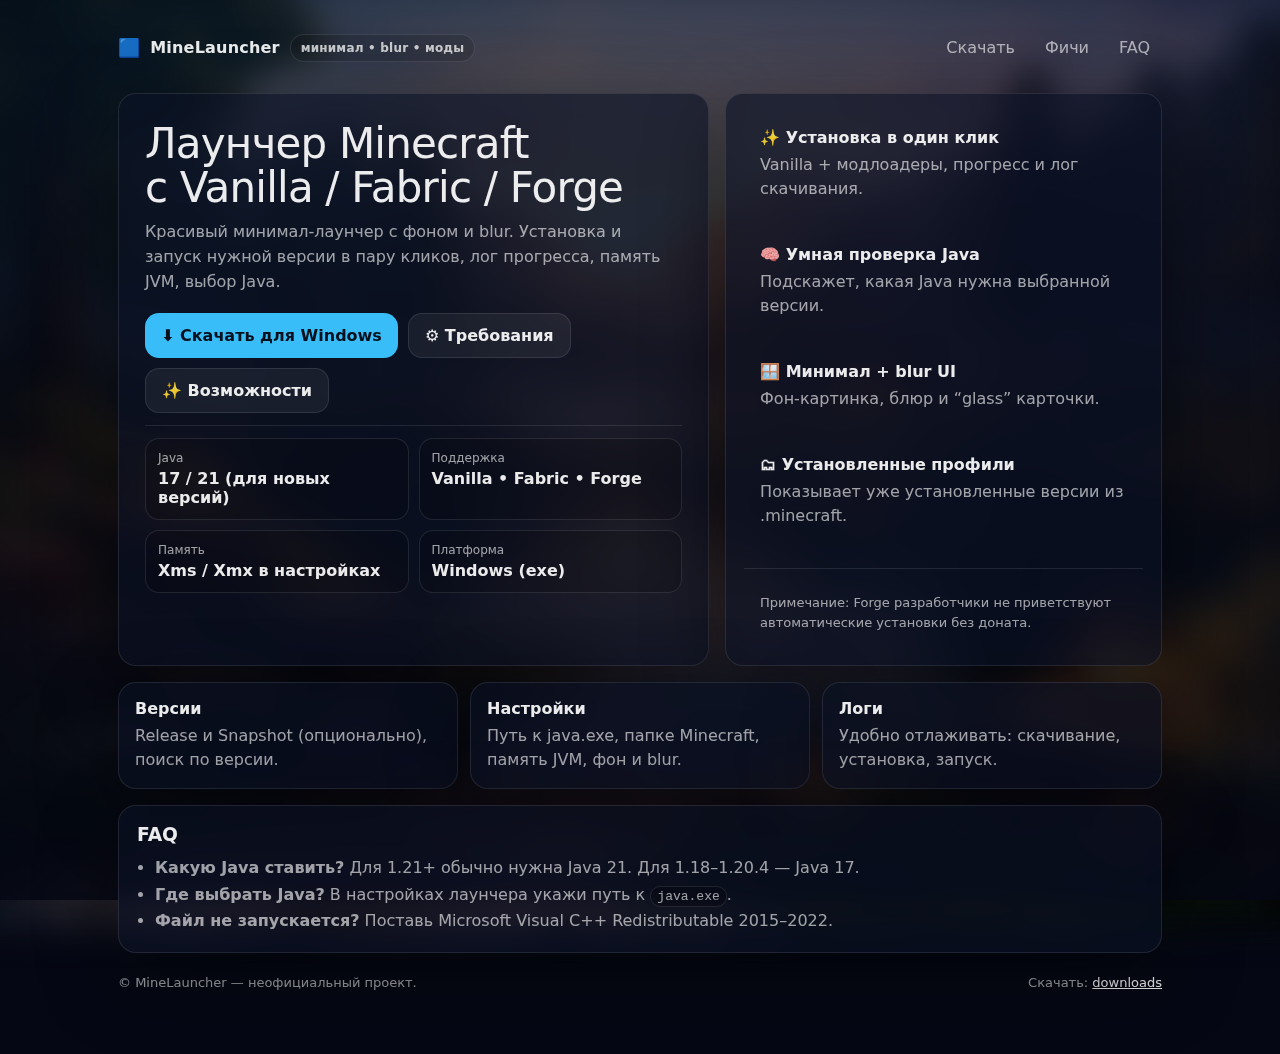
<file: index.html>
<!doctype html>
<html lang="ru">
<head>
  <meta charset="utf-8" />
  <meta name="viewport" content="width=device-width,initial-scale=1" />
  <title>MineLauncher — Скачать</title>
  <link rel="stylesheet" href="assets/style.css" />
</head>
<body>
  <div class="bg"></div>
  <div class="scrim"></div>

  <div class="container">
    <div class="nav">
      <div class="brand">
        <span style="font-size:18px">🟦</span>
        <span>MineLauncher</span>
        <span class="badge">минимал • blur • моды</span>
      </div>
      <div style="display:flex; gap:6px; flex-wrap:wrap">
        <a href="downloads.html">Скачать</a>
        <a href="#features">Фичи</a>
        <a href="#faq">FAQ</a>
      </div>
    </div>

    <div class="hero">
      <div class="card hero-left">
        <div class="h1">Лаунчер Minecraft<br/>с Vanilla / Fabric / Forge</div>
        <p class="lead">
          Красивый минимал-лаунчер с фоном и blur. Установка и запуск нужной версии в пару кликов,
          лог прогресса, память JVM, выбор Java.
        </p>
        <div class="cta">
          <a class="btn primary" href="downloads.html">⬇ Скачать для Windows</a>
          <a class="btn" href="#requirements">⚙ Требования</a>
          <a class="btn" href="#features">✨ Возможности</a>
        </div>

        <div class="hr"></div>

        <div class="kv" id="requirements">
          <div class="item">
            <div class="k">Java</div>
            <div class="v">17 / 21 (для новых версий)</div>
          </div>
          <div class="item">
            <div class="k">Поддержка</div>
            <div class="v">Vanilla • Fabric • Forge</div>
          </div>
          <div class="item">
            <div class="k">Память</div>
            <div class="v">Xms / Xmx в настройках</div>
          </div>
          <div class="item">
            <div class="k">Платформа</div>
            <div class="v">Windows (exe)</div>
          </div>
        </div>
      </div>

      <div class="card hero-right" id="features">
        <div class="feature">
          <h3>✨ Установка в один клик</h3>
          <p>Vanilla + модлоадеры, прогресс и лог скачивания.</p>
        </div>
        <div class="feature">
          <h3>🧠 Умная проверка Java</h3>
          <p>Подскажет, какая Java нужна выбранной версии.</p>
        </div>
        <div class="feature">
          <h3>🪟 Минимал + blur UI</h3>
          <p>Фон-картинка, блюр и “glass” карточки.</p>
        </div>
        <div class="feature">
          <h3>🗂 Установленные профили</h3>
          <p>Показывает уже установленные версии из .minecraft.</p>
        </div>

        <div class="hr"></div>
        <div style="padding:0 16px 14px">
          <div style="color:var(--muted); line-height:1.55; font-size:13px">
            Примечание: Forge разработчики не приветствуют автоматические установки без доната.
          </div>
        </div>
      </div>
    </div>

    <div class="grid" style="margin-top:16px">
      <div class="card feature">
        <h3>Версии</h3>
        <p>Release и Snapshot (опционально), поиск по версии.</p>
      </div>
      <div class="card feature">
        <h3>Настройки</h3>
        <p>Путь к java.exe, папке Minecraft, память JVM, фон и blur.</p>
      </div>
      <div class="card feature">
        <h3>Логи</h3>
        <p>Удобно отлаживать: скачивание, установка, запуск.</p>
      </div>
    </div>

    <div class="card" style="padding:18px; margin-top:16px" id="faq">
      <h3 style="margin:0 0 10px">FAQ</h3>
      <ul class="list">
        <li><b>Какую Java ставить?</b> Для 1.21+ обычно нужна Java 21. Для 1.18–1.20.4 — Java 17.</li>
        <li><b>Где выбрать Java?</b> В настройках лаунчера укажи путь к <code>java.exe</code>.</li>
        <li><b>Файл не запускается?</b> Поставь Microsoft Visual C++ Redistributable 2015–2022.</li>
      </ul>
    </div>

    <div class="footer">
      <div>© MineLauncher — неофициальный проект.</div>
      <div>Скачать: <a href="downloads.html" style="color:var(--text)">downloads</a></div>
    </div>
  </div>
</body>
</html>
</file>
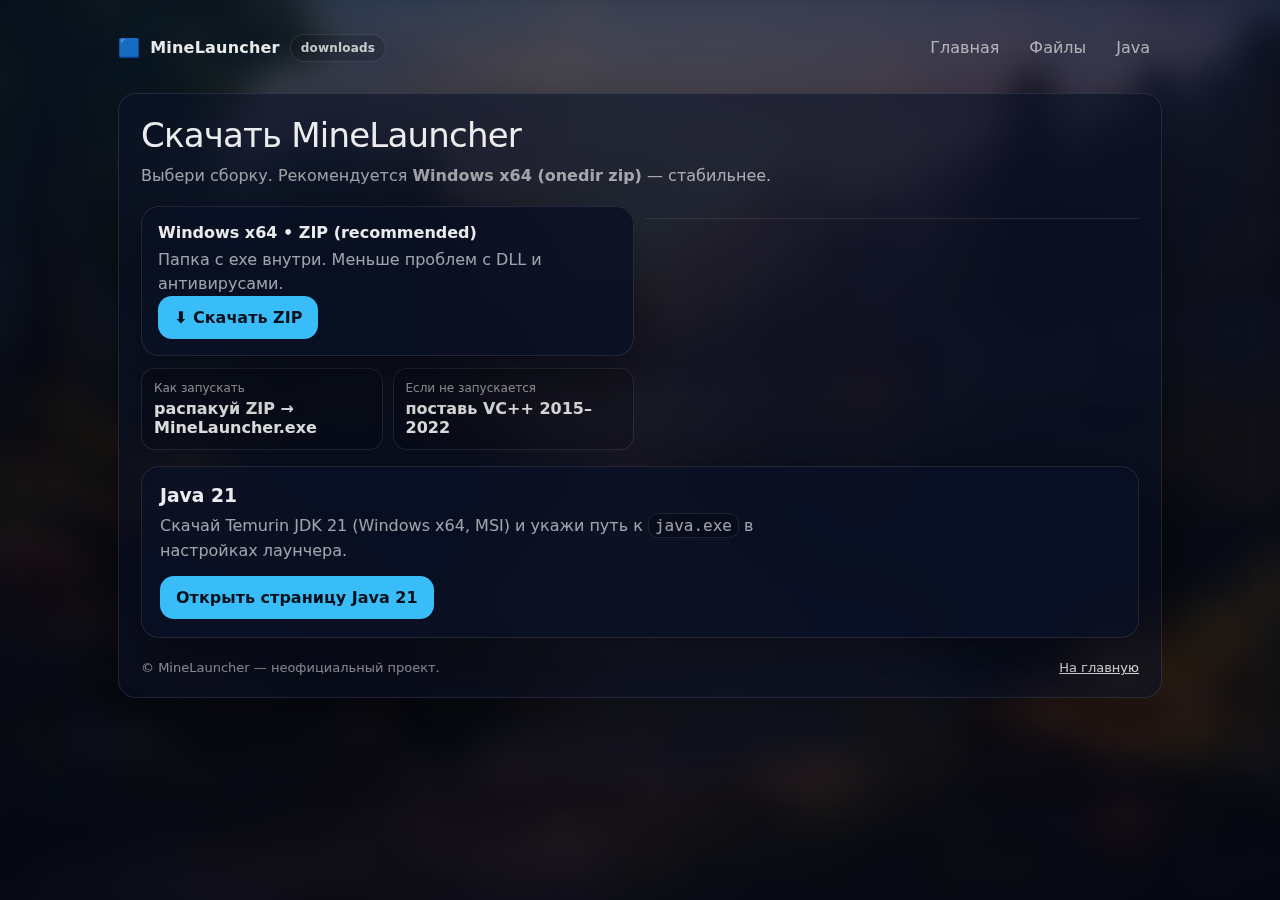
<file: downloads.html>
<!doctype html>
<html lang="ru">
<head>
  <meta charset="utf-8" />
  <meta name="viewport" content="width=device-width,initial-scale=1" />
  <title>MineLauncher — Downloads</title>
  <link rel="stylesheet" href="assets/style.css" />
</head>
<body>
  <div class="bg"></div>
  <div class="scrim"></div>

  <div class="container">
    <div class="nav">
      <div class="brand">
        <span style="font-size:18px">🟦</span>
        <span>MineLauncher</span>
        <span class="badge">downloads</span>
      </div>
      <div style="display:flex; gap:6px; flex-wrap:wrap">
        <a href="index.html">Главная</a>
        <a href="#files">Файлы</a>
        <a href="#java">Java</a>
      </div>
    </div>

    <div class="card" style="padding:22px" id="files">
      <div class="h1" style="font-size:34px">Скачать MineLauncher</div>
      <p class="lead" style="margin-top:6px">
        Выбери сборку. Рекомендуется <b>Windows x64 (onedir zip)</b> — стабильнее.
      </p>

      <div class="grid" style="grid-template-columns: repeat(2,1fr)">
        <div class="card feature">
          <h3>Windows x64 • ZIP (recommended)</h3>
          <p>Папка с exe внутри. Меньше проблем с DLL и антивирусами.</p>
          <!-- ЗАМЕНИ ССЫЛКУ НА СВОЙ ФАЙЛ -->
          <a class="btn primary" href="https://drive.google.com/uc?export=download&id=1E-zc6j-7Ot5KWhDCcch8QUUmzyttaEmx">⬇ Скачать ZIP</a>
        </div>

      <div class="hr"></div>

      <div class="kv">
        <div class="item">
          <div class="k">Как запускать</div>
          <div class="v">распакуй ZIP → MineLauncher.exe</div>
        </div>
        <div class="item">
          <div class="k">Если не запускается</div>
          <div class="v">поставь VC++ 2015–2022</div>
        </div>
      </div>
    </div>

    <div class="card" style="padding:18px; margin-top:16px" id="java">
      <h3 style="margin:0 0 8px">Java 21</h3>
      <p class="lead" style="margin:0">
        Скачай Temurin JDK 21 (Windows x64, MSI) и укажи путь к <code>java.exe</code> в настройках лаунчера.
      </p>
      <div class="cta" style="margin-top:12px">
        <!-- Официальная страница -->
        <a class="btn primary" href="https://adoptium.net/temurin/releases/?version=21">Открыть страницу Java 21</a>
      </div>
    </div>

    <div class="footer">
      <div>© MineLauncher — неофициальный проект.</div>
      <div><a href="index.html" style="color:var(--text)">На главную</a></div>
    </div>
  </div>
</body>
</html>
</file>
<file: assets/style.css>
:root{
  --bg:#050814;
  --card: rgba(10, 16, 35, .62);
  --border: rgba(255,255,255,.10);
  --text: rgba(255,255,255,.92);
  --muted: rgba(255,255,255,.62);
  --accent: #38bdf8;
  --accent2:#60d7ff;
  --shadow: 0 24px 80px rgba(0,0,0,.45);
  --radius: 18px;
}

*{ box-sizing:border-box; }
html,body{ height:100%; }
body{
  margin:0;
  font-family: ui-sans-serif, system-ui, -apple-system, Segoe UI, Roboto, Arial, "Segoe UI Emoji";
  color: var(--text);
  background: var(--bg);
  overflow-x:hidden;
}

.bg{
  position:fixed;
  inset:0;
  background:
    radial-gradient(1200px 600px at 20% 10%, rgba(56,189,248,.22), transparent 60%),
    radial-gradient(1000px 600px at 80% 20%, rgba(99,102,241,.18), transparent 60%),
    url("background.jpg") center/cover no-repeat;
  filter: blur(16px) saturate(1.15);
  transform: scale(1.06);
}
.scrim{
  position:fixed; inset:0;
  background: linear-gradient(180deg, rgba(5,8,20,.65), rgba(5,8,20,.85));
}

.container{
  position:relative;
  max-width: 1080px;
  margin:0 auto;
  padding: 28px 18px 64px;
}

.nav{
  display:flex;
  align-items:center;
  justify-content:space-between;
  gap: 12px;
  margin-bottom: 26px;
}
.brand{
  display:flex; align-items:center; gap:10px;
  font-weight:800;
  letter-spacing:.2px;
}
.badge{
  font-size:12px;
  color: rgba(255,255,255,.75);
  border:1px solid var(--border);
  padding:6px 10px;
  border-radius: 999px;
  background: rgba(0,0,0,.14);
}

.nav a{
  color: var(--muted);
  text-decoration:none;
  padding:10px 12px;
  border-radius: 12px;
}
.nav a:hover{ color: var(--text); background: rgba(255,255,255,.06); }

.hero{
  display:grid;
  grid-template-columns: 1.15fr .85fr;
  gap: 16px;
  align-items:stretch;
}
@media (max-width: 900px){
  .hero{ grid-template-columns: 1fr; }
}

.card{
  background: var(--card);
  border: 1px solid var(--border);
  border-radius: var(--radius);
  box-shadow: var(--shadow);
  backdrop-filter: blur(10px);
  -webkit-backdrop-filter: blur(10px);
}

.hero-left{
  padding: 26px;
}
.hero-right{
  padding: 18px;
  display:flex; flex-direction:column; gap:12px;
}

.h1{
  font-size: 42px;
  line-height: 1.05;
  margin: 2px 0 10px;
  letter-spacing: -0.8px;
}
.lead{
  color: var(--muted);
  font-size: 16px;
  line-height: 1.55;
  margin:0 0 18px;
  max-width: 62ch;
}

.cta{
  display:flex;
  gap: 10px;
  flex-wrap: wrap;
  margin-top: 14px;
}
.btn{
  display:inline-flex;
  align-items:center;
  justify-content:center;
  gap:10px;
  padding: 12px 16px;
  border-radius: 14px;
  border: 1px solid var(--border);
  background: rgba(255,255,255,.06);
  color: var(--text);
  text-decoration:none;
  font-weight: 700;
}
.btn:hover{ background: rgba(255,255,255,.10); }
.btn.primary{
  background: var(--accent);
  color:#06101c;
  border:none;
}
.btn.primary:hover{ background: var(--accent2); }
.btn.small{ padding:10px 12px; border-radius: 12px; font-weight: 650; }

.grid{
  margin-top: 16px;
  display:grid;
  grid-template-columns: repeat(3, 1fr);
  gap: 12px;
}
@media (max-width: 900px){
  .grid{ grid-template-columns: 1fr; }
}
.feature{
  padding: 16px;
}
.feature h3{
  margin:0 0 6px;
  font-size: 16px;
}
.feature p{
  margin:0;
  color: var(--muted);
  line-height: 1.5;
}

.kv{
  display:grid;
  grid-template-columns: 1fr 1fr;
  gap:10px;
}
.kv .item{
  padding: 12px;
  border-radius: 14px;
  border:1px solid var(--border);
  background: rgba(0,0,0,.16);
}
.kv .item .k{ color: var(--muted); font-size: 12px; }
.kv .item .v{ font-weight: 750; margin-top: 4px; }

.hr{
  height:1px;
  background: var(--border);
  margin: 12px 0;
}

.list{
  margin: 0;
  padding-left: 18px;
  color: var(--muted);
  line-height: 1.65;
}

.footer{
  margin-top: 22px;
  color: var(--muted);
  font-size: 13px;
  display:flex;
  justify-content:space-between;
  gap: 12px;
  flex-wrap: wrap;
}
code{
  background: rgba(0,0,0,.22);
  border: 1px solid var(--border);
  padding: 2px 6px;
  border-radius: 10px;
}
</file>
